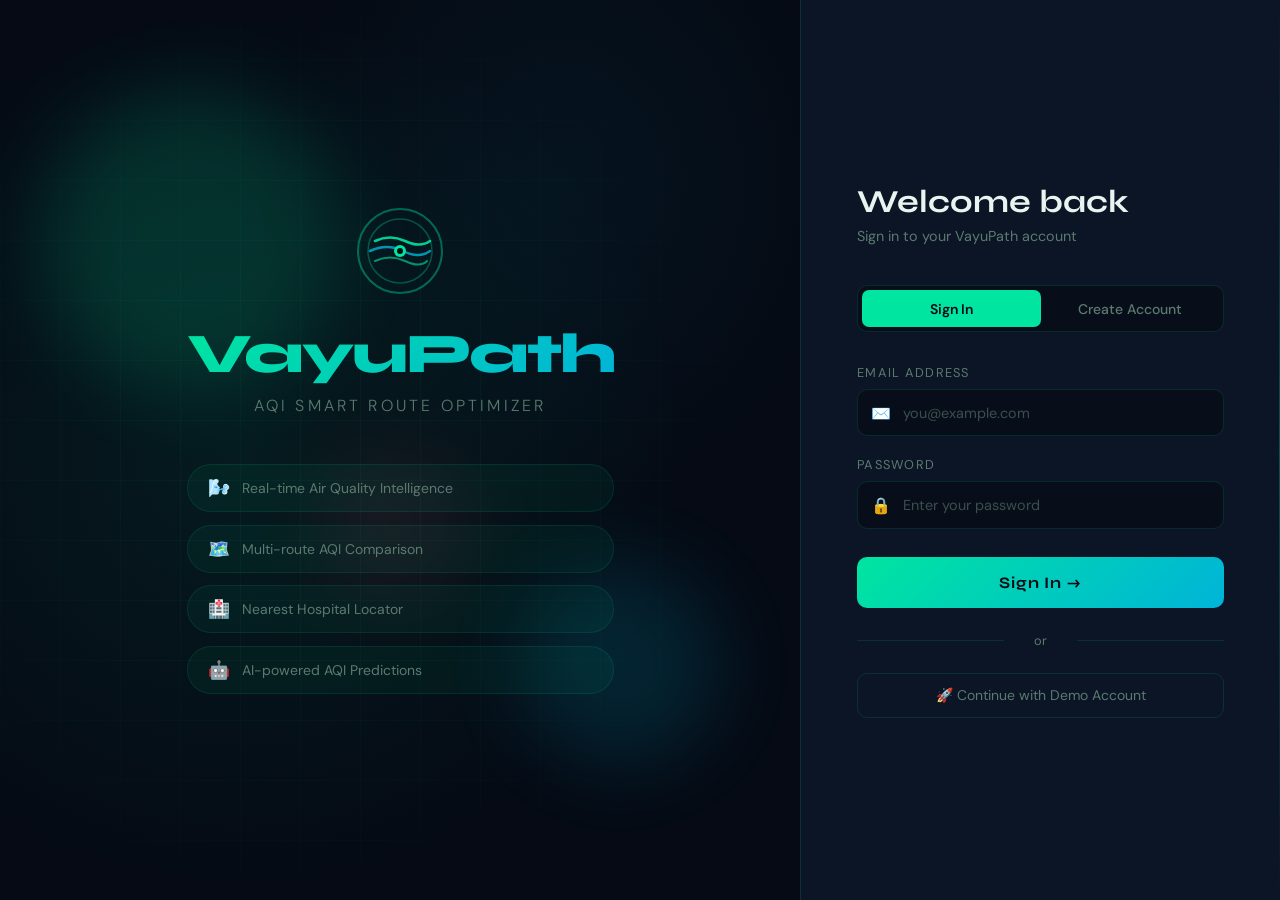
<file: templates/login.html>
<!DOCTYPE html>
<html lang="en">
<head>
  <meta charset="UTF-8" />
  <meta name="viewport" content="width=device-width, initial-scale=1.0"/>
  <title>VayuPath — Sign In</title>
  <link rel="preconnect" href="https://fonts.googleapis.com">
  <link href="https://fonts.googleapis.com/css2?family=Syne:wght@400;600;700;800&family=DM+Sans:wght@300;400;500&display=swap" rel="stylesheet">
  <style>
    *, *::before, *::after { margin:0; padding:0; box-sizing:border-box; }

    :root {
      --bg: #050a14;
      --surface: #0c1525;
      --border: rgba(0,200,150,0.15);
      --accent: #00e5a0;
      --accent2: #00b4d8;
      --text: #e8f4f0;
      --muted: #5a7a70;
      --danger: #ff4d6d;
    }

    body {
      font-family: 'DM Sans', sans-serif;
      background: var(--bg);
      color: var(--text);
      min-height: 100vh;
      display: flex;
      overflow: hidden;
    }

    /* === LEFT PANEL === */
    .left-panel {
      flex: 1;
      position: relative;
      display: flex;
      flex-direction: column;
      justify-content: center;
      align-items: center;
      padding: 3rem;
      overflow: hidden;
    }

    .left-panel::before {
      content: '';
      position: absolute;
      inset: 0;
      background: radial-gradient(ellipse 80% 70% at 30% 50%, rgba(0,229,160,0.08) 0%, transparent 70%),
                  radial-gradient(ellipse 60% 60% at 70% 20%, rgba(0,180,216,0.06) 0%, transparent 60%);
      pointer-events: none;
    }

    /* Animated grid */
    .grid-bg {
      position: absolute;
      inset: 0;
      background-image:
        linear-gradient(rgba(0,229,160,0.04) 1px, transparent 1px),
        linear-gradient(90deg, rgba(0,229,160,0.04) 1px, transparent 1px);
      background-size: 60px 60px;
      mask-image: radial-gradient(ellipse 80% 80% at 40% 50%, black 30%, transparent 80%);
    }

    /* Floating AQI orbs */
    .orb {
      position: absolute;
      border-radius: 50%;
      filter: blur(40px);
      opacity: 0.15;
      animation: float 8s ease-in-out infinite;
    }
    .orb-1 { width: 300px; height: 300px; background: #00e5a0; top: 10%; left: 5%; animation-delay: 0s; }
    .orb-2 { width: 200px; height: 200px; background: #00b4d8; bottom: 15%; right: 10%; animation-delay: 3s; }
    .orb-3 { width: 150px; height: 150px; background: #ff4d6d; top: 50%; left: 40%; animation-delay: 5s; opacity: 0.08; }

    @keyframes float {
      0%, 100% { transform: translateY(0) scale(1); }
      50% { transform: translateY(-30px) scale(1.05); }
    }

    .brand-area {
      position: relative;
      z-index: 2;
      text-align: center;
    }

    .logo-mark {
      width: 90px;
      height: 90px;
      margin: 0 auto 1.5rem;
      position: relative;
    }

    .logo-mark svg {
      width: 100%;
      height: 100%;
    }

    .brand-name {
      font-family: 'Syne', sans-serif;
      font-size: 3.5rem;
      font-weight: 800;
      letter-spacing: -2px;
      background: linear-gradient(135deg, #00e5a0 0%, #00b4d8 50%, #00e5a0 100%);
      background-size: 200% 200%;
      -webkit-background-clip: text;
      -webkit-text-fill-color: transparent;
      background-clip: text;
      animation: shimmer 4s linear infinite;
    }

    @keyframes shimmer {
      0% { background-position: 0% 50%; }
      100% { background-position: 200% 50%; }
    }

    .brand-tagline {
      color: var(--muted);
      font-size: 1rem;
      letter-spacing: 0.2em;
      text-transform: uppercase;
      margin-top: 0.5rem;
      font-weight: 300;
    }

    .feature-pills {
      display: flex;
      flex-direction: column;
      gap: 0.8rem;
      margin-top: 3rem;
    }

    .pill {
      display: flex;
      align-items: center;
      gap: 0.75rem;
      padding: 0.75rem 1.25rem;
      background: rgba(0,229,160,0.05);
      border: 1px solid rgba(0,229,160,0.1);
      border-radius: 50px;
      font-size: 0.875rem;
      color: var(--muted);
      transition: all 0.3s;
      animation: slideInLeft 0.6s ease forwards;
      opacity: 0;
      transform: translateX(-20px);
    }

    .pill:nth-child(1) { animation-delay: 0.3s; }
    .pill:nth-child(2) { animation-delay: 0.5s; }
    .pill:nth-child(3) { animation-delay: 0.7s; }
    .pill:nth-child(4) { animation-delay: 0.9s; }

    @keyframes slideInLeft {
      to { opacity: 1; transform: translateX(0); }
    }

    .pill-icon { font-size: 1.1rem; }

    /* === RIGHT PANEL === */
    .right-panel {
      width: 480px;
      min-height: 100vh;
      background: var(--surface);
      border-left: 1px solid var(--border);
      display: flex;
      flex-direction: column;
      justify-content: center;
      padding: 3rem 3.5rem;
      position: relative;
    }

    .right-panel::before {
      content: '';
      position: absolute;
      top: 0; right: 0;
      width: 1px;
      height: 100%;
      background: linear-gradient(180deg, transparent, var(--accent), transparent);
      opacity: 0.3;
    }

    .form-header {
      margin-bottom: 2.5rem;
    }

    .form-header h2 {
      font-family: 'Syne', sans-serif;
      font-size: 2rem;
      font-weight: 700;
      color: var(--text);
    }

    .form-header p {
      color: var(--muted);
      font-size: 0.9rem;
      margin-top: 0.4rem;
    }

    /* Tab switcher */
    .tab-switcher {
      display: flex;
      background: rgba(0,0,0,0.3);
      border-radius: 10px;
      padding: 4px;
      margin-bottom: 2rem;
      border: 1px solid var(--border);
    }

    .tab-btn {
      flex: 1;
      padding: 0.6rem;
      border: none;
      background: transparent;
      color: var(--muted);
      font-family: 'DM Sans', sans-serif;
      font-size: 0.875rem;
      font-weight: 500;
      border-radius: 7px;
      cursor: pointer;
      transition: all 0.25s;
    }

    .tab-btn.active {
      background: var(--accent);
      color: #050a14;
      font-weight: 600;
    }

    /* Form fields */
    .form-group {
      margin-bottom: 1.25rem;
    }

    label {
      display: block;
      font-size: 0.8rem;
      color: var(--muted);
      letter-spacing: 0.1em;
      text-transform: uppercase;
      margin-bottom: 0.5rem;
    }

    .input-wrap {
      position: relative;
    }

    .input-icon {
      position: absolute;
      left: 14px;
      top: 50%;
      transform: translateY(-50%);
      font-size: 1rem;
      color: var(--muted);
      pointer-events: none;
    }

    input[type="text"],
    input[type="email"],
    input[type="password"] {
      width: 100%;
      padding: 0.85rem 1rem 0.85rem 2.8rem;
      background: rgba(0,0,0,0.3);
      border: 1px solid var(--border);
      border-radius: 10px;
      color: var(--text);
      font-family: 'DM Sans', sans-serif;
      font-size: 0.9rem;
      outline: none;
      transition: all 0.25s;
    }

    input:focus {
      border-color: var(--accent);
      background: rgba(0,229,160,0.04);
      box-shadow: 0 0 0 3px rgba(0,229,160,0.08);
    }

    input::placeholder { color: var(--muted); opacity: 0.6; }

    .submit-btn {
      width: 100%;
      padding: 1rem;
      background: linear-gradient(135deg, var(--accent), var(--accent2));
      color: #050a14;
      border: none;
      border-radius: 10px;
      font-family: 'Syne', sans-serif;
      font-size: 1rem;
      font-weight: 700;
      letter-spacing: 0.05em;
      cursor: pointer;
      transition: all 0.3s;
      margin-top: 0.5rem;
      position: relative;
      overflow: hidden;
    }

    .submit-btn::after {
      content: '';
      position: absolute;
      inset: 0;
      background: white;
      opacity: 0;
      transition: opacity 0.2s;
    }

    .submit-btn:hover { transform: translateY(-1px); box-shadow: 0 8px 30px rgba(0,229,160,0.3); }
    .submit-btn:hover::after { opacity: 0.08; }
    .submit-btn:active { transform: translateY(0); }

    .submit-btn .btn-loading {
      display: none;
    }

    .submit-btn.loading .btn-text { display: none; }
    .submit-btn.loading .btn-loading { display: inline; }

    .divider {
      text-align: center;
      position: relative;
      margin: 1.5rem 0;
      color: var(--muted);
      font-size: 0.8rem;
    }

    .divider::before, .divider::after {
      content: '';
      position: absolute;
      top: 50%;
      width: 40%;
      height: 1px;
      background: var(--border);
    }
    .divider::before { left: 0; }
    .divider::after { right: 0; }

    .demo-btn {
      width: 100%;
      padding: 0.8rem;
      background: transparent;
      border: 1px solid var(--border);
      border-radius: 10px;
      color: var(--muted);
      font-family: 'DM Sans', sans-serif;
      font-size: 0.875rem;
      cursor: pointer;
      transition: all 0.25s;
    }

    .demo-btn:hover {
      border-color: var(--accent);
      color: var(--accent);
      background: rgba(0,229,160,0.04);
    }

    .error-msg {
      color: var(--danger);
      font-size: 0.82rem;
      margin-top: 0.4rem;
      display: none;
    }

    .error-msg.show { display: block; }

    .global-error {
      background: rgba(255,77,109,0.1);
      border: 1px solid rgba(255,77,109,0.3);
      border-radius: 8px;
      padding: 0.7rem 1rem;
      color: var(--danger);
      font-size: 0.85rem;
      margin-bottom: 1rem;
      display: none;
    }

    .global-error.show { display: block; }

    .success-msg {
      background: rgba(0,229,160,0.1);
      border: 1px solid rgba(0,229,160,0.3);
      border-radius: 8px;
      padding: 0.7rem 1rem;
      color: var(--accent);
      font-size: 0.85rem;
      margin-bottom: 1rem;
      display: none;
    }

    .success-msg.show { display: block; }

    @media (max-width: 768px) {
      .left-panel { display: none; }
      .right-panel { width: 100%; padding: 2rem 1.5rem; }
    }
  </style>
</head>
<body>

<!-- LEFT PANEL: Brand -->
<div class="left-panel">
  <div class="grid-bg"></div>
  <div class="orb orb-1"></div>
  <div class="orb orb-2"></div>
  <div class="orb orb-3"></div>

  <div class="brand-area">
    <!-- Logo Mark -->
    <div class="logo-mark">
      <svg viewBox="0 0 90 90" fill="none" xmlns="http://www.w3.org/2000/svg">
        <circle cx="45" cy="45" r="42" stroke="url(#g1)" stroke-width="2" opacity="0.4"/>
        <circle cx="45" cy="45" r="32" stroke="url(#g1)" stroke-width="1.5" opacity="0.3"/>
        <!-- Wind/Air lines -->
        <path d="M20 35 Q35 28 50 35 Q65 42 75 35" stroke="#00e5a0" stroke-width="2.5" stroke-linecap="round" fill="none" opacity="0.9"/>
        <path d="M15 45 Q32 37 48 45 Q64 53 75 45" stroke="#00b4d8" stroke-width="2.5" stroke-linecap="round" fill="none" opacity="0.8"/>
        <path d="M20 55 Q35 48 50 55 Q65 62 72 55" stroke="#00e5a0" stroke-width="2" stroke-linecap="round" fill="none" opacity="0.6"/>
        <!-- Location pin -->
        <circle cx="45" cy="45" r="6" fill="#00e5a0"/>
        <circle cx="45" cy="45" r="3" fill="#050a14"/>
        <defs>
          <linearGradient id="g1" x1="3" y1="3" x2="87" y2="87">
            <stop offset="0%" stop-color="#00e5a0"/>
            <stop offset="100%" stop-color="#00b4d8"/>
          </linearGradient>
        </defs>
      </svg>
    </div>

    <div class="brand-name">VayuPath</div>
    <div class="brand-tagline">AQI Smart Route Optimizer</div>

    <div class="feature-pills">
      <div class="pill"><span class="pill-icon">🌬️</span> Real-time Air Quality Intelligence</div>
      <div class="pill"><span class="pill-icon">🗺️</span> Multi-route AQI Comparison</div>
      <div class="pill"><span class="pill-icon">🏥</span> Nearest Hospital Locator</div>
      <div class="pill"><span class="pill-icon">🤖</span> AI-powered AQI Predictions</div>
    </div>
  </div>
</div>

<!-- RIGHT PANEL: Auth Form -->
<div class="right-panel">
  <div class="form-header">
    <h2>Welcome back</h2>
    <p>Sign in to your VayuPath account</p>
  </div>

  <div class="tab-switcher">
    <button class="tab-btn active" onclick="switchTab('login')">Sign In</button>
    <button class="tab-btn" onclick="switchTab('register')">Create Account</button>
  </div>

  <div id="global-error" class="global-error"></div>
  <div id="global-success" class="success-msg"></div>

  <!-- LOGIN FORM -->
  <div id="login-form">
    <div class="form-group">
      <label>Email Address</label>
      <div class="input-wrap">
        <span class="input-icon">✉️</span>
        <input type="email" id="login-email" placeholder="you@example.com" />
      </div>
    </div>
    <div class="form-group">
      <label>Password</label>
      <div class="input-wrap">
        <span class="input-icon">🔒</span>
        <input type="password" id="login-password" placeholder="Enter your password" />
      </div>
    </div>
    <button class="submit-btn" onclick="doLogin()">
      <span class="btn-text">Sign In →</span>
      <span class="btn-loading">Signing in...</span>
    </button>

    <div class="divider">or</div>
    <button class="demo-btn" onclick="demoLogin()">🚀 Continue with Demo Account</button>
  </div>

  <!-- REGISTER FORM -->
  <div id="register-form" style="display:none">
    <div class="form-group">
      <label>Full Name</label>
      <div class="input-wrap">
        <span class="input-icon">👤</span>
        <input type="text" id="reg-username" placeholder="Your name" />
      </div>
    </div>
    <div class="form-group">
      <label>Email Address</label>
      <div class="input-wrap">
        <span class="input-icon">✉️</span>
        <input type="email" id="reg-email" placeholder="you@example.com" />
      </div>
    </div>
    <div class="form-group">
      <label>Password</label>
      <div class="input-wrap">
        <span class="input-icon">🔒</span>
        <input type="password" id="reg-password" placeholder="At least 6 characters" />
      </div>
    </div>
    <button class="submit-btn" onclick="doRegister()">
      <span class="btn-text">Create Account →</span>
      <span class="btn-loading">Creating account...</span>
    </button>
  </div>
</div>

<script>
  function switchTab(tab) {
    document.querySelectorAll('.tab-btn').forEach((b,i) => {
      b.classList.toggle('active', (i===0 && tab==='login') || (i===1 && tab==='register'));
    });
    document.getElementById('login-form').style.display = tab === 'login' ? 'block' : 'none';
    document.getElementById('register-form').style.display = tab === 'register' ? 'block' : 'none';
    clearMessages();
  }

  function showError(msg) {
    const el = document.getElementById('global-error');
    el.textContent = msg;
    el.classList.add('show');
    document.getElementById('global-success').classList.remove('show');
  }

  function showSuccess(msg) {
    const el = document.getElementById('global-success');
    el.textContent = msg;
    el.classList.add('show');
    document.getElementById('global-error').classList.remove('show');
  }

  function clearMessages() {
    document.getElementById('global-error').classList.remove('show');
    document.getElementById('global-success').classList.remove('show');
  }

  async function doLogin() {
    const email = document.getElementById('login-email').value.trim();
    const password = document.getElementById('login-password').value;
    if (!email || !password) { showError('Please fill in all fields'); return; }

    const btn = document.querySelector('#login-form .submit-btn');
    btn.classList.add('loading');
    clearMessages();

    try {
      const res = await fetch('/login', {
        method: 'POST',
        headers: {'Content-Type': 'application/json'},
        body: JSON.stringify({ email, password })
      });
      const data = await res.json();
      if (data.success) {
        showSuccess(`Welcome back, ${data.username}! Redirecting...`);
        setTimeout(() => window.location.href = '/', 1000);
      } else {
        showError(data.error || 'Login failed');
      }
    } catch(e) {
      showError('Network error. Please try again.');
    }
    btn.classList.remove('loading');
  }

  async function doRegister() {
    const username = document.getElementById('reg-username').value.trim();
    const email = document.getElementById('reg-email').value.trim();
    const password = document.getElementById('reg-password').value;
    if (!username || !email || !password) { showError('Please fill in all fields'); return; }

    const btn = document.querySelector('#register-form .submit-btn');
    btn.classList.add('loading');
    clearMessages();

    try {
      const res = await fetch('/register', {
        method: 'POST',
        headers: {'Content-Type': 'application/json'},
        body: JSON.stringify({ username, email, password })
      });
      const data = await res.json();
      if (data.success) {
        showSuccess(`Account created! Welcome, ${data.username}!`);
        setTimeout(() => window.location.href = '/', 1200);
      } else {
        showError(data.error || 'Registration failed');
      }
    } catch(e) {
      showError('Network error. Please try again.');
    }
    btn.classList.remove('loading');
  }

  function demoLogin() {
    document.getElementById('login-email').value = 'demo@vayupath.com';
    document.getElementById('login-password').value = 'demo123';
    doLogin();
  }

  // Enter key support
  document.addEventListener('keydown', e => {
    if (e.key === 'Enter') {
      const activeForm = document.getElementById('login-form').style.display !== 'none' ? 'login' : 'register';
      if (activeForm === 'login') doLogin();
      else doRegister();
    }
  });
</script>
</body>
</html>
</file>
